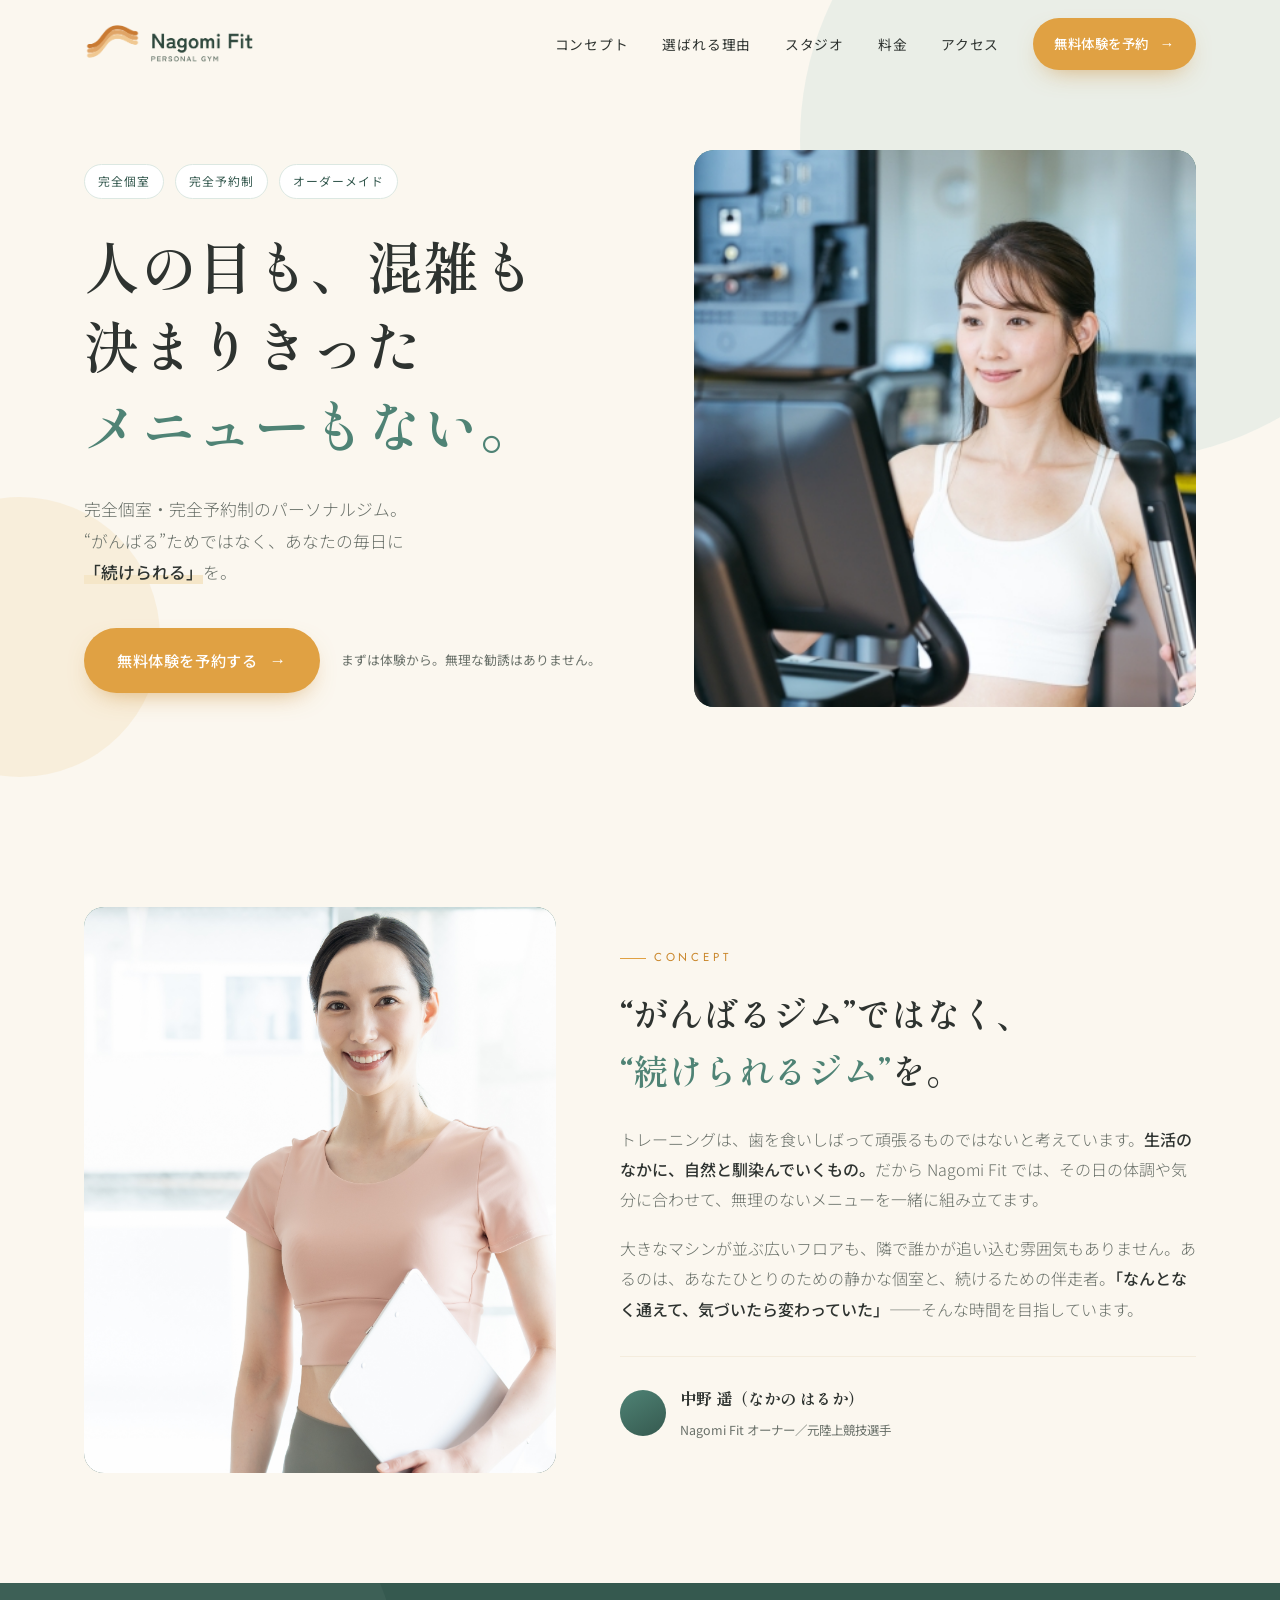
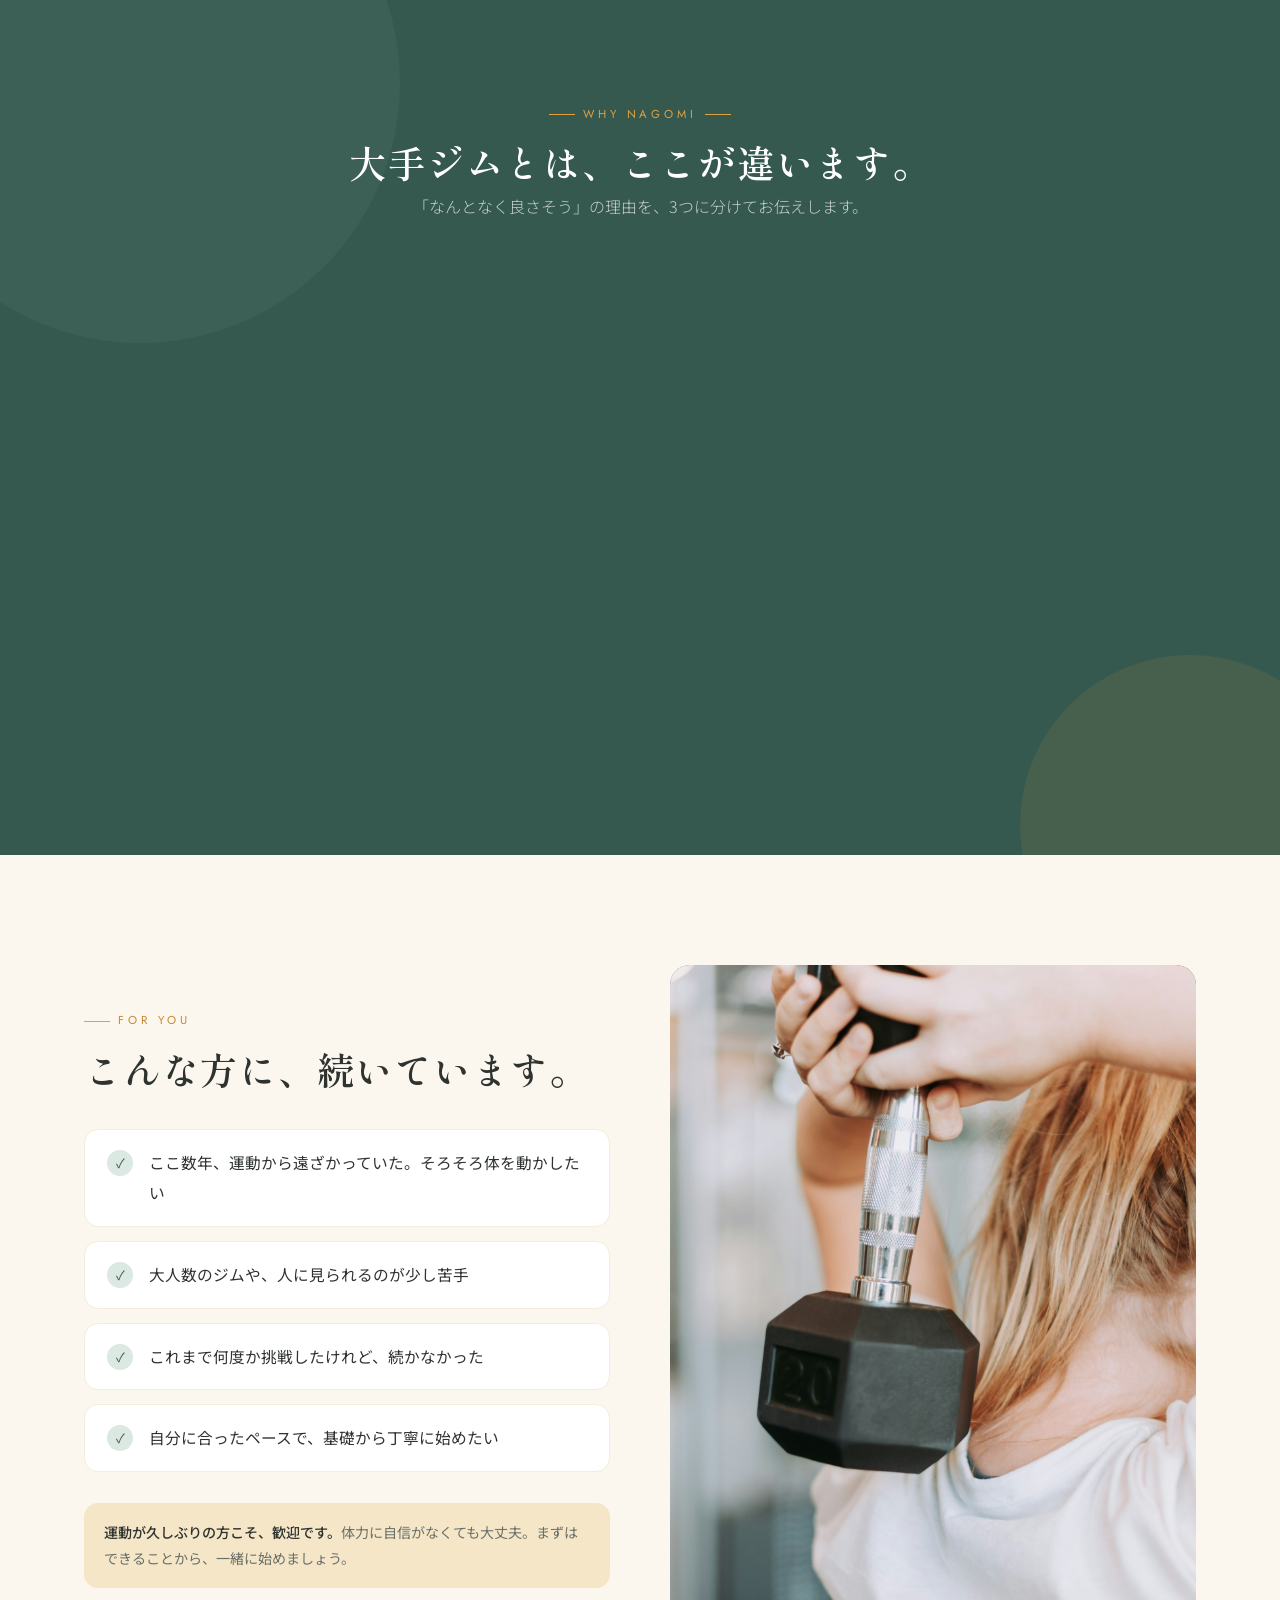
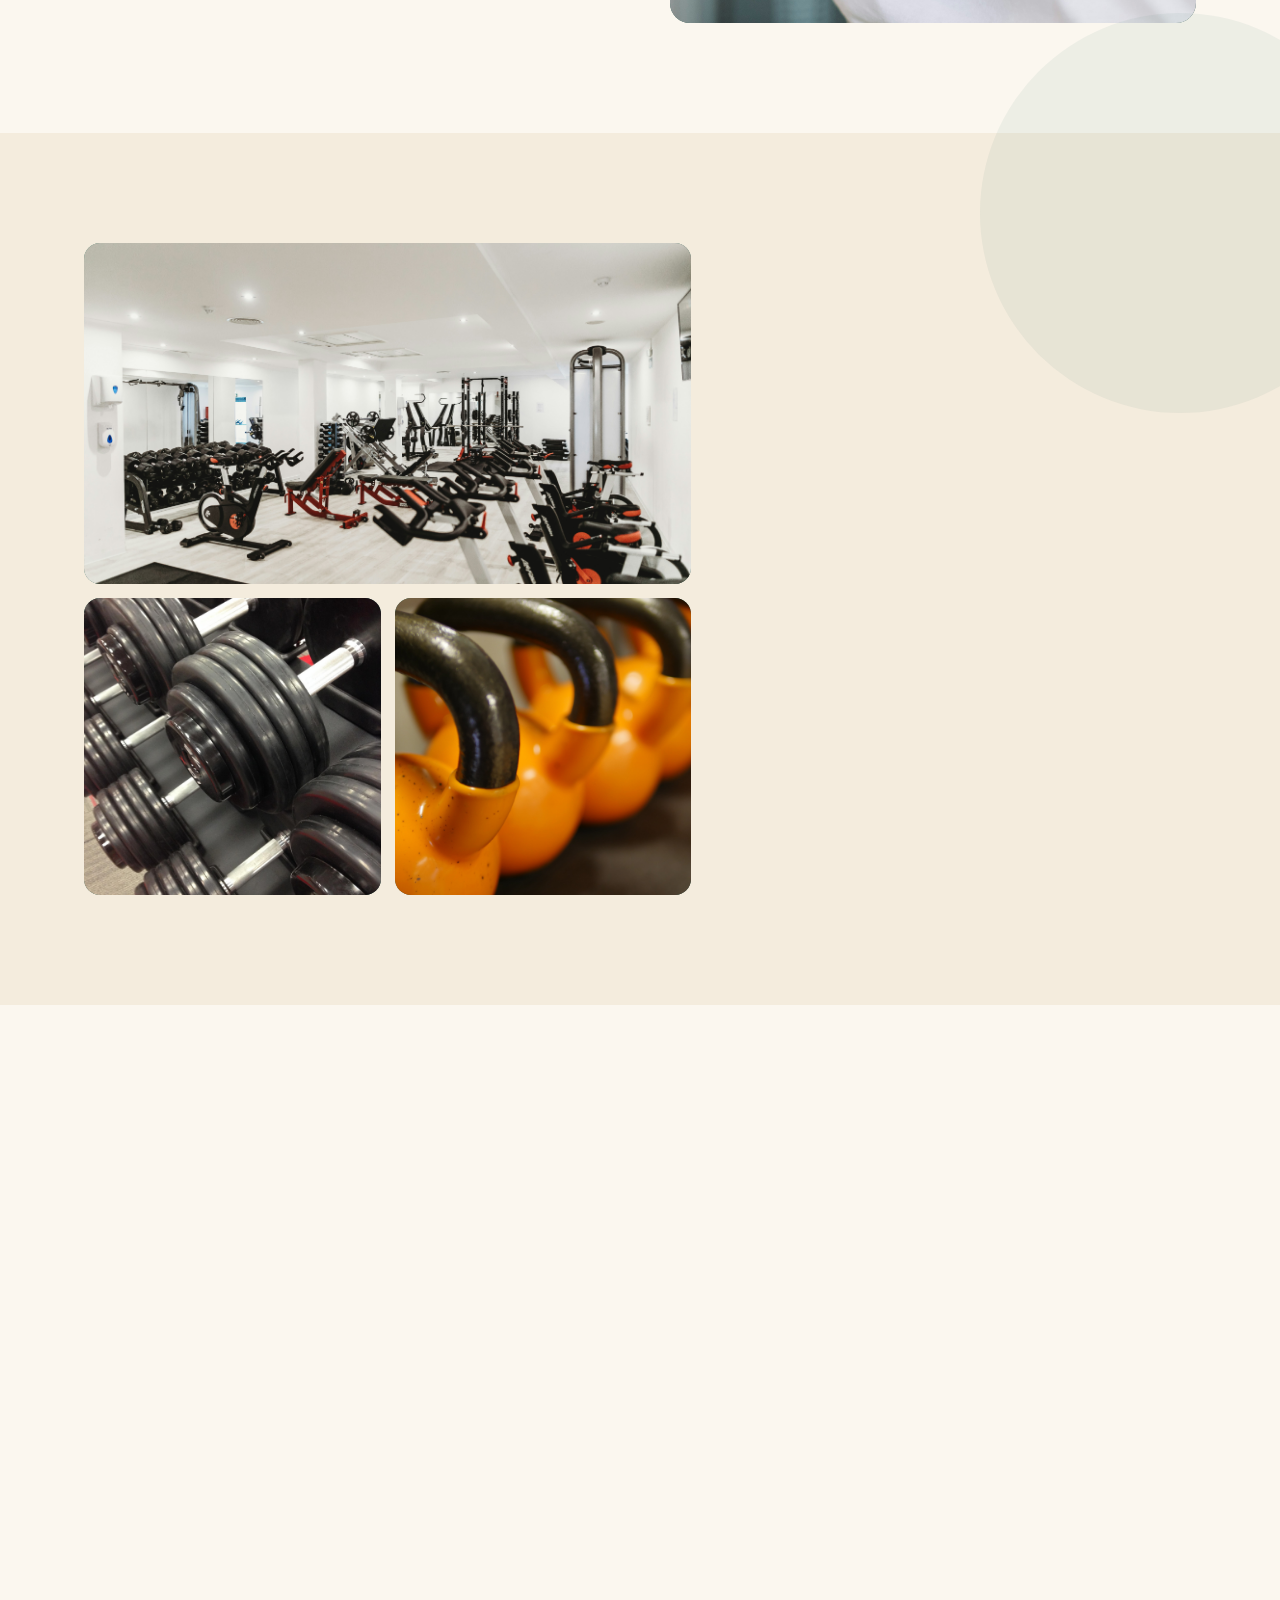
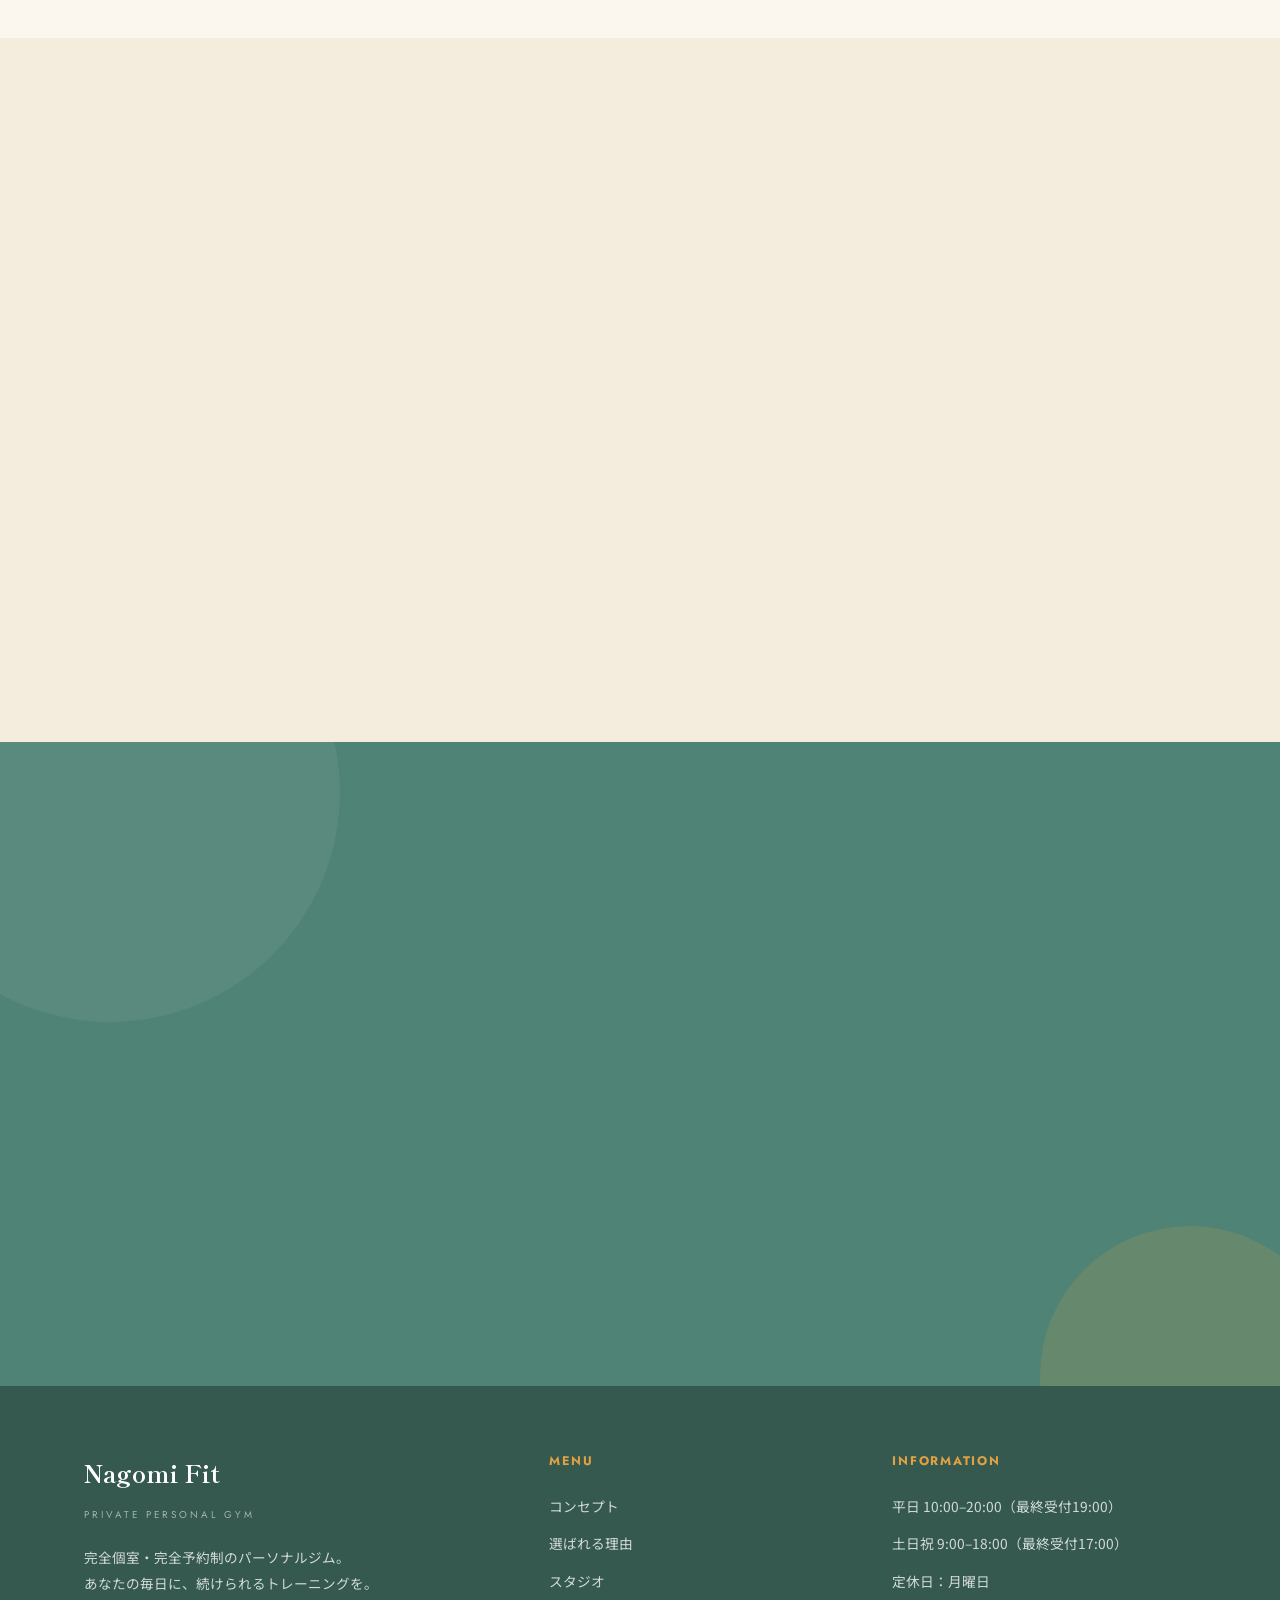
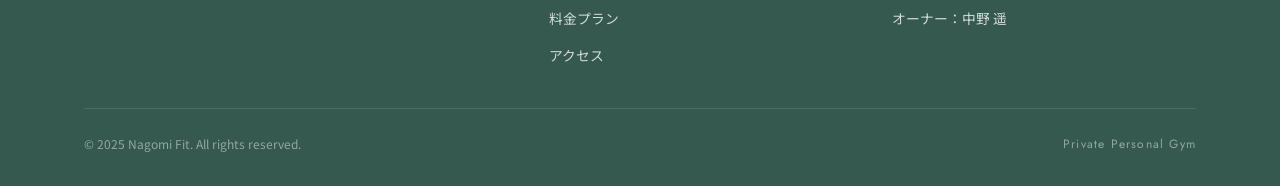
<file: index.html>
<!DOCTYPE html>
<html lang="ja">
<head>
<meta charset="UTF-8">
<meta name="viewport" content="width=device-width, initial-scale=1.0">
<title>Nagomi Fit｜完全個室・完全予約制のパーソナルジム</title>
<!-- ===== Favicon ===== -->
<link rel="icon" type="image/png" sizes="32x32" href="img/favicon2.png">
<link rel="icon" type="image/png" sizes="512x512" href="img/favicon2.png">
<link rel="apple-touch-icon" href="img/apple-touch-icon.png">
<meta name="theme-color" content="#2D473C">

<meta name="description" content="人の目も、混雑も、決まりきったメニューもない。完全個室・完全予約制のパーソナルジム Nagomi Fit。あなたの毎日に“続けられる”を。">
<link rel="preconnect" href="https://fonts.googleapis.com">
<link rel="preconnect" href="https://fonts.gstatic.com" crossorigin>
<link href="https://fonts.googleapis.com/css2?family=Shippori+Mincho:wght@500;600;700&family=Noto+Sans+JP:wght@300;400;500;700&family=Jost:wght@300;400;500&display=swap" rel="stylesheet">
<link rel="stylesheet" href="css/style.css">
</head>
<body>

<!-- ===== HEADER ===== -->
<header id="site-header">
  <div class="wrap nav">
    <a href="#top" class="logo" aria-label="Nagomi Fit ホーム">
  <img src="img/logo-transparent.png" alt="Nagomi Fit｜Private Personal Gym">
    </a>
    <nav class="menu" id="menu">
      <a class="link" href="#concept">コンセプト</a>
      <a class="link" href="#diff">選ばれる理由</a>
      <a class="link" href="#studio">スタジオ</a>
      <a class="link" href="#price">料金</a>
      <a class="link" href="#access">アクセス</a>
      <a class="btn nav-cta" href="trial.html">無料体験を予約<span class="arw">→</span></a>
    </nav>
    <button class="burger" id="burger" aria-label="メニューを開く" aria-expanded="false">
      <span></span><span></span><span></span>
    </button>
  </div>
</header>

<!-- ===== HERO ===== -->
<section class="hero" id="top">
  <div class="arc arc-1"></div>
  <div class="arc arc-2"></div>
  <div class="wrap hero-grid">
    <div class="hero-copy reveal">
      <div class="hero-tag">
        <span>完全個室</span><span>完全予約制</span><span>オーダーメイド</span>
      </div>
      <h1>人の目も、混雑も<br>決まりきった<br><em>メニューもない。</em></h1>
      <p class="sub">完全個室・完全予約制のパーソナルジム。<br>“がんばる”ためではなく、あなたの毎日に<br><strong>「続けられる」</strong>を。</p>
      <div class="hero-actions">

        <a class="btn" href="trial.html">無料体験を予約する<span class="arw">→</span></a>
        <span class="note">まずは体験から。無理な勧誘はありません。</span>
      </div>
    </div>
    <div class="hero-visual reveal">
      <!-- 写真は .ph-main の中に <img> を並べる。自動で交互に切り替わる仕様。 -->
      <div class="ph ph-main">
        <img src="img/1.jpg" alt="完全個室でのトレーニング風景">
        <img src="img/1no2.jpg" alt="トレーニングの様子">
      </div>
    </div>
  </div>
</section>

<!-- ===== CONCEPT ===== -->
<section class="concept" id="concept">
  <div class="wrap concept-grid">
    <div class="ph ph-portrait cap-keep reveal">
      <img src="img/2.jpg" alt="オーナー・トレーナー 中野 遥">
      <div class="cap">OWNER<small>オーナー・トレーナー 中野 遥</small>
      </div>
    </div>
    <div class="concept-body reveal">
      <span class="eyebrow">Concept</span>
      <h2>“がんばるジム”ではなく、<br><span class="mark">“続けられるジム”</span>を。</h2>
      <p>トレーニングは、歯を食いしばって頑張るものではないと考えています。<strong>生活のなかに、自然と馴染んでいくもの。</strong>だから Nagomi Fit では、その日の体調や気分に合わせて、無理のないメニューを一緒に組み立てます。</p>
      <p>大きなマシンが並ぶ広いフロアも、隣で誰かが追い込む雰囲気もありません。あるのは、あなたひとりのための静かな個室と、続けるための伴走者。<strong>「なんとなく通えて、気づいたら変わっていた」</strong>——そんな時間を目指しています。</p>
      <div class="owner">
        <span class="dot"></span>
        <div>
          <b>中野 遥（なかの はるか）</b>
          <span>Nagomi Fit オーナー／元陸上競技選手</span>
        </div>
      </div>
    </div>
  </div>
</section>

<!-- ===== DIFFERENCE ===== -->
<section class="diff" id="diff">
  <div class="arc arc-a"></div>
  <div class="arc arc-b"></div>
  <div class="wrap">
    <div class="head reveal">
      <span class="eyebrow center">Why Nagomi</span>
      <h2 class="sec-title">大手ジムとは、ここが違います。</h2>
      <p class="lead">「なんとなく良さそう」の理由を、3つに分けてお伝えします。</p>
    </div>
    <div class="diff-grid">
      <div class="dcard reveal">
        <span class="no">01</span>
        <svg class="ic" viewBox="0 0 48 48" fill="none" stroke="currentColor" stroke-width="1.6"><rect x="8" y="8" width="32" height="32" rx="4"/><path d="M24 20a4 4 0 100 8 4 4 0 000-8z"/><path d="M16 40c1.5-4 4.5-6 8-6s6.5 2 8 6"/></svg>
        <h3>完全個室</h3>
        <p class="en">Private Room</p>
        <p>トレーニングは1室のみの完全個室。周りの視線も、順番待ちもありません。人目を気にせず、自分のペースだけに集中できます。</p>
      </div>
      <div class="dcard reveal">
        <span class="no">02</span>
        <svg class="ic" viewBox="0 0 48 48" fill="none" stroke="currentColor" stroke-width="1.6"><circle cx="24" cy="24" r="16"/><path d="M24 15v9l6 4"/></svg>
        <h3>完全予約制</h3>
        <p class="en">By Appointment</p>
        <p>予約した時間は、あなただけのもの。混み合うフロアでマシンを待つことも、フラッと入ってきた人に気を遣うこともありません。</p>
      </div>
      <div class="dcard reveal">
        <span class="no">03</span>
        <svg class="ic" viewBox="0 0 48 48" fill="none" stroke="currentColor" stroke-width="1.6"><path d="M10 30c4-2 6-10 8-10s3 6 6 6 4-12 6-12 4 14 6 14"/><path d="M8 38h32"/></svg>
        <h3>オーダーメイド</h3>
        <p class="en">Made For You</p>
        <p>決まったメニュー表はありません。その日のあなたを見て、ゼロから組み立てる完全オーダーメイド。だから無理なく続きます。</p>
      </div>
    </div>
    <p class="versus reveal">大人数・セルフ・画一メニューの大手ジムではなく、<b>ひとりのために、静かに続けられる場所。</b></p>
  </div>
</section>

<!-- ===== FOR YOU ===== -->
<section class="foryou" id="foryou">
  <div class="wrap foryou-grid">
    <div class="foryou-body reveal">
      <div class="head">
        <span class="eyebrow">For You</span>
        <h2 class="sec-title">こんな方に、続いています。</h2>
      </div>
      <ul class="check-list">
        <li><span class="chk">✓</span><span>ここ数年、運動から遠ざかっていた。そろそろ体を動かしたい</span></li>
        <li><span class="chk">✓</span><span>大人数のジムや、人に見られるのが少し苦手</span></li>
        <li><span class="chk">✓</span><span>これまで何度か挑戦したけれど、続かなかった</span></li>
        <li><span class="chk">✓</span><span>自分に合ったペースで、基礎から丁寧に始めたい</span></li>
      </ul>
      <p class="foryou-note"><b>運動が久しぶりの方こそ、歓迎です。</b>体力に自信がなくても大丈夫。まずはできることから、一緒に始めましょう。</p>
    </div>
    <div class="ph ph-tall reveal">
      <img src="img/3.jpg" alt="マンツーマンでの丁寧な指導">
      <div class="cap">SESSION<small>マンツーマンでの丁寧な指導</small></div>
    </div>
  </div>
</section>

<!-- ===== STUDIO ===== -->
<section class="studio" id="studio">
  <div class="arc arc-s"></div>
  <div class="wrap studio-grid">
    <div class="studio-photos reveal">
      <div class="ph big">
        <img src="img/4.jpg" alt="完全個室スタジオ全体">
        <div class="cap">STUDIO<small>完全個室スタジオ全体</small></div>
      </div>
      <div class="ph sm">
        <img src="img/5.jpg" alt="フリーウェイト">
        <div class="cap" style="font-size:.62rem">FREE WEIGHTS</div>
      </div>
      <div class="ph sm">
        <img src="img/6.jpg" alt="スタジオのディテール">
        <div class="cap" style="font-size:.62rem">DETAIL</div>
      </div>
    </div>
    <div class="studio-body reveal">
      <span class="eyebrow">Studio</span>
      <h2>あなただけの、<br>完全個室スタジオ。</h2>
      <p>大型マシンは置かず、体の使い方が身につくフリーウェイトを中心に。小さくても、必要なものだけが整った静かな空間です。</p>
      <ul class="spec">
        <li><b>完全個室 1室</b>／落ち着いてトレーニングに集中できる広さ</li>
        <li><b>フリーウェイト中心</b>／ダンベル・バーベル・ベンチなどを完備</li>
        <li><b>防音・耐荷重補強の床</b>／音や振動を気にせず動けます</li>
        <li><b>完全予約制</b>／滞在中、この空間はあなただけのもの</li>
      </ul>
    </div>
  </div>
</section>

<!-- ===== PRICE ===== -->
<section class="price" id="price">
  <div class="wrap">
    <div class="head reveal">
      <span class="eyebrow center">Price</span>
      <h2 class="sec-title">料金プラン</h2>
      <p class="lead">通い方に合わせて、3つのプランからお選びいただけます。</p>
    </div>
    <div class="join-fee reveal">
      入会金 <b>15,000円</b>
      <span class="camp">体験当日のご入会で半額（7,500円）</span>
    </div>
    <div class="plans">
      <div class="plan reveal">
        <div class="pname">都度払い</div>
        <div class="pen">Drop-in</div>
        <div class="amt">7,000<small>円 / 回</small></div>
        <div class="per">1回60分・1回あたり 7,000円</div>
        <hr>
        <ul>
          <li>自分のペースで通いたい方に</li>
          <li>予約時にその都度お支払い</li>
          <li>まずは気軽に始めたい方向け</li>
        </ul>
        <a class="btn" href="trial.html?plan=都度払い">このプランで相談</a>
      </div>
      <div class="plan feat reveal">
        <div class="tag">いちばん続けやすい</div>
        <div class="pname">月額制</div>
        <div class="pen">Monthly</div>
        <div class="amt">26,000<small>円 / 月</small></div>
        <div class="per">月4回・週1ペース／1回あたり 6,500円</div>
        <hr>
        <ul>
          <li>習慣として無理なく続けたい方に</li>
          <li>週1ペースで生活に馴染ませる</li>
          <li>都度払いより1回あたりお得</li>
        </ul>
        <a class="btn" href="trial.html?plan=月額制">このプランで相談<span class="arw">→</span></a>
      </div>
      <div class="plan reveal">
        <div class="pname">短期集中コース</div>
        <div class="pen">Intensive</div>
        <div class="amt">98,000<small>円</small></div>
        <div class="per">2ヶ月・全16回／1回あたり 6,125円</div>
        <hr>
        <ul>
          <li>期限を決めて変化を出したい方に</li>
          <li>2ヶ月で集中的にサポート</li>
          <li>1回あたりの単価が最もお得</li>
        </ul>
        <a class="btn" href="trial.html?plan=短期集中コース">このプランで相談</a>
      </div>
    </div>
  </div>
</section>

<!-- ===== VOICE ===== -->
<section class="voice" id="voice">
  <div class="wrap">
    <div class="head reveal">
      <span class="eyebrow center">Voice</span>
      <h2 class="sec-title">お客様の声</h2>
    </div>
    <div class="v-grid">
      <div class="vcard reveal">
        <div class="q">“</div>
        <p>大きなジムだと気後れしてしまう私でも、個室なので気楽に通えています。その日の体調を見てメニューを組んでくれるので、しんどくて続かないということがありません。</p>
        <div class="who"><span class="av"></span><div><b>40代・女性</b><span>月額制で通って半年</span></div></div>
      </div>
      <div class="vcard reveal">
        <div class="q">“</div>
        <p>運動は学生以来。正直続くか不安でしたが、「今日はここまで」と無理させない距離感がちょうどよくて、生活の一部になってきました。おかげさまで体脂肪率も減りました。</p>
        <div class="who"><span class="av"></span><div><b>50代・男性</b><span>短期集中コースから継続中</span></div></div>
      </div>
      <div class="vcard reveal">
        <div class="q">“</div>
        <p>完全予約制で待ち時間ゼロ、貸し切りみたいな時間が贅沢で気に入っています。人目を気にせずフォームに集中できるのが、私には合っていました。</p>
        <div class="who"><span class="av"></span><div><b>30代・女性</b><span>都度払いで利用</span></div></div>
      </div>
    </div>
  </div>
</section>

<!-- ===== FAQ ===== -->
<section class="faq" id="faq">
  <div class="wrap faq-grid">
    <div class="reveal">
      <span class="eyebrow">FAQ</span>
      <h2 class="sec-title">よくある質問</h2>
      <p class="lead" style="margin-top:.8rem">その他のご質問も、お気軽にお問い合わせください。</p>
    </div>
    <div class="faq-list reveal">
      <div class="faq-item">
        <button class="faq-q">運動はまったくの初心者ですが大丈夫ですか？</button>
        <div class="faq-a"><p>もちろんです。むしろ運動から離れていた方こそ歓迎しています。体力や経験に合わせて基礎から丁寧に組み立てますので、ご安心ください。</p></div>
      </div>
      <div class="faq-item">
        <button class="faq-q">男性でも通えますか？</button>
        <div class="faq-a"><p>はい、男性の方もご利用いただけます。完全個室・完全予約制なので、性別や年齢を問わず、周りを気にせず取り組んでいただけます。</p></div>
      </div>
      <div class="faq-item">
        <button class="faq-q">手ぶらで行っても大丈夫ですか？</button>
        <div class="faq-a"><p>動きやすい服装・シューズ・お飲み物のご用意をおすすめしています。持ち物の詳細は、ご予約後にご案内いたします。</p></div>
      </div>
      <div class="faq-item">
        <button class="faq-q">平日の昼間は空いていますか？</button>
        <div class="faq-a"><p>平日の日中は比較的ご予約が取りやすい時間帯です。ゆったり通いたい方には、平日昼のご利用もおすすめしています。</p></div>
      </div>
      <div class="faq-item">
        <button class="faq-q">予約の変更・キャンセルはできますか？</button>
        <div class="faq-a"><p>可能です。完全予約制のため、変更・キャンセルの期限を設けています。詳細はご入会時にご説明いたします。</p></div>
      </div>
    </div>
  </div>
</section>

<!-- ===== ACCESS ===== -->
<section class="access" id="access">
  <div class="wrap">
    <div class="access-grid">
      <div class="access-info reveal">
        <span class="eyebrow">Access</span>
        <h2 class="sec-title">営業時間・アクセス</h2>
        <table class="hours-table">
          <tr><th>平日</th><td>10:00 – 20:00<br><small>最終受付 19:00</small></td></tr>
          <tr><th>土日祝</th><td>9:00 – 18:00<br><small>最終受付 17:00</small></td></tr>
          <tr class="off"><th>定休日</th><td>月曜日</td></tr>
        </table>
        <div class="access-meta">
          <span><b>Nagomi Fit</b>（ナゴミフィット）</span>
          <span>最寄駅より徒歩12分／閑静な住宅街</span>
          <span>※詳しい所在地は、ご予約確定後にご案内いたします</span>
        </div>
      </div>
      <div class="map-ph reveal">
        <div class="map-pin">
          <div class="pin"></div>
          <small>閑静な住宅街・駅徒歩12分</small>
        </div>
      </div>
    </div>
  </div>
</section>

<!-- ===== CTA ===== -->
<section class="cta" id="cta">
  <div class="arc arc-c1"></div>
  <div class="arc arc-c2"></div>
  <div class="wrap cta-inner reveal">
    <span class="eyebrow center">Trial</span>
    <h2>まずは、静かな個室を<br>体験してみませんか。</h2>
    <p>「続けられそう」かどうかは、実際に通ってみるのがいちばん。<br>無理な勧誘はいたしません。お気軽にお申し込みください。</p>
    <a class="btn" href="trial.html">予約・お問い合わせはこちら<span class="arw">→</span></a>
    <div class="tel">
      <b>000-0000-0000</b>
      <span>受付 平日 10:00–19:00／土日祝 9:00–17:00（月曜定休）</span>
    </div>
  </div>
</section>

<!-- ===== FOOTER ===== -->
<footer>
  <div class="wrap">
    <div class="foot-grid">
      <div class="foot-logo">
        <b>Nagomi Fit</b><span>Private Personal Gym</span>
        <p>完全個室・完全予約制のパーソナルジム。<br>あなたの毎日に、続けられるトレーニングを。</p>
      </div>
      <div class="foot-col">
        <h4>Menu</h4>
        <ul>
          <li><a href="#concept">コンセプト</a></li>
          <li><a href="#diff">選ばれる理由</a></li>
          <li><a href="#studio">スタジオ</a></li>
          <li><a href="#price">料金プラン</a></li>
          <li><a href="#access">アクセス</a></li>
        </ul>
      </div>
      <div class="foot-col">
        <h4>Information</h4>
        <ul>
          <li>平日 10:00–20:00（最終受付19:00）</li>
          <li>土日祝 9:00–18:00（最終受付17:00）</li>
          <li>定休日：月曜日</li>
          <li>オーナー：中野 遥</li>
        </ul>
      </div>
    </div>
    <div class="foot-bottom">
      <span>© 2025 Nagomi Fit. All rights reserved.</span>
      <span class="latin">Private Personal Gym</span>
    </div>
  </div>
</footer>

<script src="js/script.js"></script>
</body>
</html>
</file>
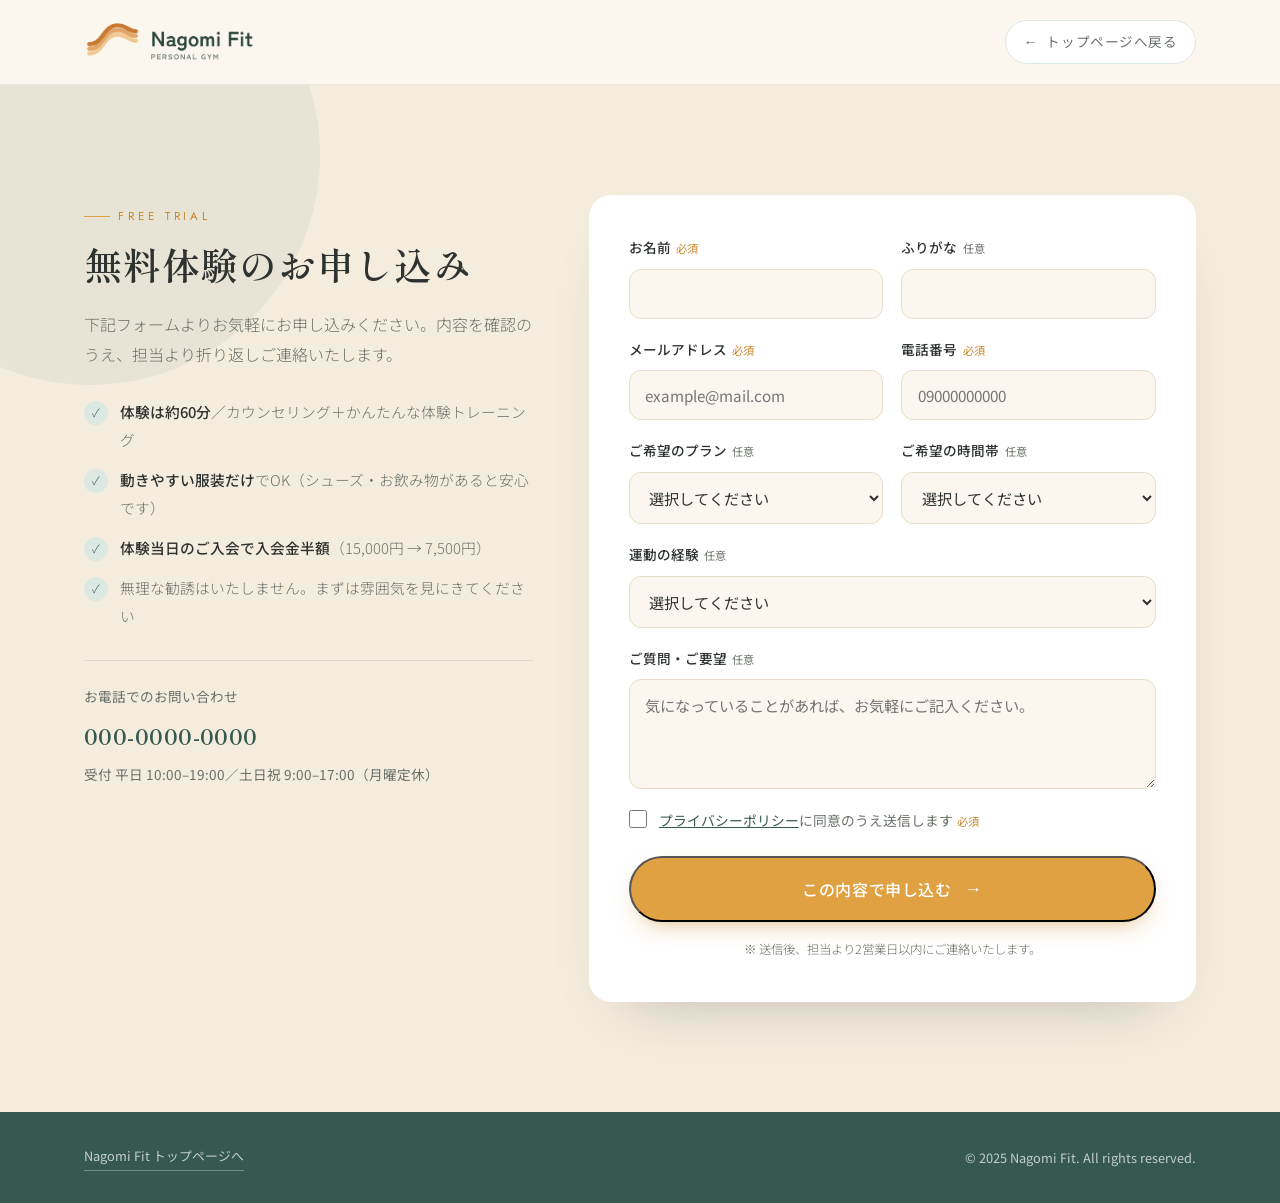
<file: trial.html>
<!DOCTYPE html>
<html lang="ja">
<head>
<meta charset="UTF-8">
<meta name="viewport" content="width=device-width, initial-scale=1.0">
<title>無料体験のお申し込み｜Nagomi Fit</title>
<!-- ===== Favicon ===== -->
<link rel="icon" type="image/png" sizes="32x32" href="img/favicon2.png">
<link rel="icon" type="image/png" sizes="512x512" href="img/favicon2.png">
<link rel="apple-touch-icon" href="img/apple-touch-icon.png">
<meta name="theme-color" content="#2D473C">

<meta name="description" content="完全個室・完全予約制のパーソナルジム Nagomi Fit の無料体験お申し込みフォーム。体験は約60分、無理な勧誘はいたしません。">
<link rel="preconnect" href="https://fonts.googleapis.com">
<link rel="preconnect" href="https://fonts.gstatic.com" crossorigin>
<link href="https://fonts.googleapis.com/css2?family=Shippori+Mincho:wght@500;600;700&family=Noto+Sans+JP:wght@300;400;500;700&family=Jost:wght@300;400;500&display=swap" rel="stylesheet">
<link rel="stylesheet" href="css2/style.css">

<!-- ===== JavaScript（外部ファイル・defer でDOM構築後に実行） ===== -->
<script src="js/trial.js" defer></script>
</head>
<body>

<!-- ===== HEADER（ロゴをクリックでLPへ戻る） ===== -->
<header class="page-header">
  <div class="wrap nav">
    <a href="index.html" class="logo" aria-label="Nagomi Fit トップページへ">
  <img src="img/logo-transparent.png" alt="Nagomi Fit｜Private Personal Gym">
    </a>
    <a class="back-link" href="index.html">
      <span class="arw">←</span>トップページへ戻る
    </a>
  </div>
</header>

<!-- ===== CONTACT / TRIAL FORM ===== -->
<section class="contact" id="contact">
  <div class="arc arc-f"></div>
  <div class="wrap contact-grid">
    <div class="contact-intro reveal">
      <span class="eyebrow">Free Trial</span>
      <h2 class="sec-title">無料体験のお申し込み</h2>
      <p class="lead">下記フォームよりお気軽にお申し込みください。内容を確認のうえ、担当より折り返しご連絡いたします。</p>
      <ul class="trial-points">
        <li><span class="chk">✓</span><span><b>体験は約60分</b>／カウンセリング＋かんたんな体験トレーニング</span></li>
        <li><span class="chk">✓</span><span><b>動きやすい服装だけ</b>でOK（シューズ・お飲み物があると安心です）</span></li>
        <li><span class="chk">✓</span><span><b>体験当日のご入会で入会金半額</b>（15,000円 → 7,500円）</span></li>
        <li><span class="chk">✓</span><span>無理な勧誘はいたしません。まずは雰囲気を見にきてください</span></li>
      </ul>
      <div class="contact-alt">
        お電話でのお問い合わせ
        <b>000-0000-0000</b>
        受付 平日 10:00–19:00／土日祝 9:00–17:00（月曜定休）
      </div>
    </div>

    <form class="contact-form reveal" id="trialForm" novalidate>
      <div id="formFields">
        <div class="field-row">
          <div class="field">
            <label for="f-name">お名前<span class="req">必須</span></label>
            <input type="text" id="f-name" name="name" autocomplete="name" required>
          </div>
          <div class="field">
            <label for="f-kana">ふりがな<span class="opt">任意</span></label>
            <input type="text" id="f-kana" name="kana">
          </div>
        </div>
        <div class="field-row">
          <div class="field">
            <label for="f-email">メールアドレス<span class="req">必須</span></label>
            <input type="email" id="f-email" name="email" autocomplete="email" required placeholder="example@mail.com">
          </div>
          <div class="field">
            <label for="f-tel">電話番号<span class="req">必須</span></label>
            <input type="tel" id="f-tel" name="tel" autocomplete="tel" required placeholder="09000000000">
          </div>
        </div>
        <div class="field-row">
          <div class="field">
            <label for="f-plan">ご希望のプラン<span class="opt">任意</span></label>
            <select id="f-plan" name="plan">
              <option value="">選択してください</option>
              <option value="都度払い">都度払い（1回 7,000円）</option>
              <option value="月額制">月額制（月4回 26,000円）</option>
              <option value="短期集中コース">短期集中コース（2ヶ月 98,000円）</option>
              <option value="まだ決めていない">まだ決めていない・相談したい</option>
            </select>
          </div>
          <div class="field">
            <label for="f-time">ご希望の時間帯<span class="opt">任意</span></label>
            <select id="f-time" name="time">
              <option value="">選択してください</option>
              <option value="平日午前">平日 午前（比較的空いています）</option>
              <option value="平日午後">平日 午後（比較的空いています）</option>
              <option value="平日夜">平日 夜</option>
              <option value="土日祝">土日祝</option>
              <option value="相談したい">相談して決めたい</option>
            </select>
          </div>
        </div>
        <div class="field">
          <label for="f-exp">運動の経験<span class="opt">任意</span></label>
          <select id="f-exp" name="experience">
            <option value="">選択してください</option>
            <option value="ほぼ初めて">運動はほぼ初めて／久しぶり</option>
            <option value="少しある">少し経験がある</option>
            <option value="経験者">運動・トレーニング経験者</option>
          </select>
        </div>
        <div class="field full">
          <label for="f-msg">ご質問・ご要望<span class="opt">任意</span></label>
          <textarea id="f-msg" name="message" placeholder="気になっていることがあれば、お気軽にご記入ください。"></textarea>
        </div>
        <label class="consent">
          <input type="checkbox" id="f-consent" name="consent" required>
          <span><a href="#" class="js-dummy-link">プライバシーポリシー</a>に同意のうえ送信します<span class="req">必須</span></span>
        </label>
        <button type="submit" class="btn">この内容で申し込む<span class="arw">→</span></button>
        <p class="form-note">※ 送信後、担当より2営業日以内にご連絡いたします。</p>
      </div>

      <div class="form-success" id="formSuccess" hidden>
        <div class="ic">✓</div>
        <h3>お申し込みありがとうございます</h3>
        <p>担当より折り返しご連絡いたします。<br>今しばらくお待ちくださいませ。</p>
      </div>
    </form>
  </div>
</section>

<!-- ===== FOOTER（簡易版） ===== -->
<footer class="page-footer">
  <div class="wrap foot-inner">
    <a href="index.html" class="foot-home">Nagomi Fit トップページへ</a>
    <span>© 2025 Nagomi Fit. All rights reserved.</span>
  </div>
</footer>

</body>
</html>
</file>
<file: css/style.css>
/* ==========================================================
   Nagomi Fit  |  Private Personal Gym  —  stylesheet
   Palette: sage green (#4f8375) / honey amber (#e0a143) / cream (#fbf7ef)
   Type: Shippori Mincho (見出し) / Noto Sans JP (本文) / Jost (欧文)
   ========================================================== */

  :root{
    --green:#4f8375;
    --green-deep:#35594f;
    --green-soft:#dce8e2;
    --amber:#e0a143;
    --amber-deep:#c9862a;
    --amber-soft:#f5e6c8;
    --cream:#fbf7ef;
    --cream-2:#f4ecdd;
    --ink:#2e3330;
    --ink-soft:#697069;
    --white:#ffffff;
    --serif:"Shippori Mincho",serif;
    --sans:"Noto Sans JP",sans-serif;
    --latin:"Jost",sans-serif;
    --maxw:1160px;
  }
  *{margin:0;padding:0;box-sizing:border-box}
  html{scroll-behavior:smooth}
  body{
    font-family:var(--sans);
    color:var(--ink);
    background:var(--cream);
    line-height:1.9;
    font-weight:400;
    -webkit-font-smoothing:antialiased;
    overflow-x:hidden;
  }
  img{max-width:100%;display:block}
  a{color:inherit;text-decoration:none}
  ::selection{background:var(--amber-soft)}

  /* ---------- shared ---------- */
  .wrap{max-width:var(--maxw);margin:0 auto;padding:0 24px}
  .eyebrow{
    font-family:var(--latin);
    font-weight:400;
    letter-spacing:.34em;
    font-size:.72rem;
    color:var(--amber-deep);
    text-transform:uppercase;
    display:inline-flex;align-items:center;gap:.7em;
  }
  .eyebrow::before{content:"";width:26px;height:1px;background:var(--amber)}
  .eyebrow.center{justify-content:center}
  .eyebrow.center::after{content:"";width:26px;height:1px;background:var(--amber)}
  .sec-title{
    font-family:var(--serif);
    font-weight:600;
    line-height:1.5;
    letter-spacing:.02em;
    font-size:clamp(1.55rem,3.6vw,2.35rem);
    margin:.55rem 0 0;
  }
  .lead{color:var(--ink-soft);font-weight:300;font-size:1rem}
  section{position:relative}

  .btn{
    display:inline-flex;align-items:center;gap:.8em;
    font-family:var(--sans);font-weight:500;font-size:.95rem;
    letter-spacing:.04em;
    padding:1.05em 2.1em;
    border-radius:999px;
    background:var(--amber);
    color:#fff;
    transition:transform .3s ease,box-shadow .3s ease,background .3s ease;
    box-shadow:0 10px 26px -12px rgba(201,134,42,.7);
  }
  .btn:hover{background:var(--amber-deep);transform:translateY(-2px);box-shadow:0 16px 30px -12px rgba(201,134,42,.75)}
  .btn .arw{font-family:var(--latin);font-size:1.1em}
  .btn.ghost{
    background:transparent;color:var(--green-deep);
    border:1px solid var(--green);box-shadow:none;
  }
  .btn.ghost:hover{background:var(--green);color:#fff}

  /* soft arc / circle signature motif */
  .arc{position:absolute;border-radius:50%;pointer-events:none;z-index:0}

  /* ---------- header ---------- */
  .logo{ display:block; line-height:0; }
  .logo img{
    height: 48px;/* スクロール時に縮めるなら .scrolled .logo img で調整すること */
    width: auto;
    display: block;
    transition:height .4s ease;
}
@media (max-width: 640px){
  .logo img{ height: 40px; }
  header.scrolled .logo img{ height:28px; }
}

  header{
    position:fixed;top:0;left:0;width:100%;z-index:100;
    transition:background .4s ease,box-shadow .4s ease,padding .4s ease;
    padding:18px 0;
  }
  header.scrolled{background:rgba(251,247,239,.96);box-shadow:0 1px 0 rgba(46,51,48,.06);padding:12px 0}
  
  .nav{display:flex;align-items:center;justify-content:space-between}
  .menu{display:flex;align-items:center;gap:2.1rem}
  .menu a.link{font-size:.86rem;letter-spacing:.06em;color:var(--ink);position:relative;padding:.2em 0}
  .menu a.link::after{content:"";position:absolute;left:0;bottom:-2px;width:0;height:1px;background:var(--green);transition:width .3s ease}
  .menu a.link:hover::after{width:100%}
  .nav-cta{padding:.8em 1.5em;font-size:.84rem}
  .burger{display:none;flex-direction:column;gap:5px;background:none;border:0;cursor:pointer;padding:6px;z-index:110}
  .burger span{width:26px;height:2px;background:var(--green-deep);transition:.3s}

  /* ---------- hero ---------- */
  .hero{padding:150px 0 90px;position:relative;overflow:hidden}
  .hero .arc-1{width:640px;height:640px;background:var(--green-soft);top:-180px;right:-160px;opacity:.55}
  .hero .arc-2{width:280px;height:280px;background:var(--amber-soft);bottom:20px;left:-120px;opacity:.5}
  .hero-grid{display:grid;grid-template-columns:1.05fr .95fr;gap:56px;align-items:center;position:relative;z-index:2}
  .hero-tag{display:inline-flex;gap:.7em;flex-wrap:wrap;margin-bottom:1.6rem}
  .hero-tag span{
    font-size:.74rem;letter-spacing:.08em;color:var(--green-deep);
    background:#fff;border:1px solid var(--green-soft);
    padding:.45em 1.1em;border-radius:999px;
  }
  .hero h1{
    font-family:var(--serif);font-weight:600;
    font-size:clamp(2.05rem,5.4vw,3.5rem);
    line-height:1.42;letter-spacing:.01em;color:var(--ink);
  }
  .hero h1 em{font-style:normal;color:var(--green);position:relative;white-space:nowrap}
  .hero h1 .u{
    background:linear-gradient(transparent 62%,var(--amber-soft) 62%);
  }
  .hero p.sub{margin:1.9rem 0 2.4rem;font-size:1.05rem;color:var(--ink-soft);font-weight:300;max-width:26em}
  .hero-actions{display:flex;align-items:center;gap:1.3rem;flex-wrap:wrap}
  .hero-actions .note{font-size:.8rem;color:var(--ink-soft)}

  /* hero visual */

/* ---------- 写真枠の土台（全セクション共通） ---------- */
  .ph{
    position:relative;border-radius:20px;overflow:hidden;
    background:linear-gradient(150deg,var(--green) 0%,var(--green-deep) 100%);
    display:flex;align-items:flex-end;
    isolation:isolate;
  }
  .ph::after{content:"";position:absolute;inset:0;background:
     radial-gradient(120% 90% at 80% 10%,rgba(255,255,255,.14),transparent 55%),
     repeating-linear-gradient(135deg,rgba(255,255,255,.05) 0 2px,transparent 2px 22px);
     z-index:1}
  .ph .cap{position:relative;z-index:2;color:rgba(255,255,255,.9);padding:18px 20px;font-size:.72rem;letter-spacing:.14em;font-family:var(--latin);text-transform:uppercase}
  .ph .cap small{display:block;font-family:var(--sans);letter-spacing:.02em;font-size:.72rem;opacity:.75;text-transform:none;margin-top:2px}

  /* ---------- hero visual ---------- */
  .hero-visual{position:relative;}
  .hero-visual .ph-main{aspect-ratio:4.5/5}

  /* 2枚をクロスフェード：1枚目を土台に、2枚目が重なって出入りする */
  .ph-main img:nth-of-type(1){opacity:1}
  .ph-main img:nth-of-type(2){opacity:0;animation:heroCross 12s infinite}

  @keyframes heroCross{
    0%,  42% {opacity:0}
    50%, 92% {opacity:1}
    100%     {opacity:0}
  }

  @media (prefers-reduced-motion:reduce){
    .ph-main img:nth-of-type(2){animation:none}
  }


  /* ---------- concept ---------- */
  .concept{padding:110px 0}
  .concept-grid{display:grid;grid-template-columns:.9fr 1.1fr;gap:64px;align-items:center}
  .concept .ph-portrait{aspect-ratio:5/6;border-radius:20px}
  .concept-body h2{
    font-family:var(--serif);font-weight:600;line-height:1.6;
    font-size:clamp(1.5rem,3.4vw,2.2rem);margin:1rem 0 1.6rem;
  }
  .concept-body h2 .mark{color:var(--green)}
  .concept-body p{color:var(--ink-soft);margin-bottom:1.15rem;font-weight:300}
  .concept-body p strong{color:var(--ink);font-weight:500}
  .owner{display:flex;align-items:center;gap:14px;margin-top:2rem;padding-top:1.6rem;border-top:1px solid var(--cream-2)}
  .owner .dot{width:46px;height:46px;border-radius:50%;background:linear-gradient(150deg,var(--green),var(--green-deep));flex:none}
  .owner b{font-family:var(--serif);font-size:1rem;display:block}
  .owner span{font-size:.78rem;color:var(--ink-soft)}

  /* ---------- difference ---------- */
  .diff{padding:110px 0;background:var(--green-deep);color:#fff;overflow:hidden}
  .diff .arc-a{width:520px;height:520px;background:rgba(255,255,255,.04);top:-160px;left:-120px}
  .diff .arc-b{width:340px;height:340px;background:rgba(224,161,67,.1);bottom:-140px;right:-80px}
  .diff .head{text-align:center;max-width:40em;margin:0 auto 4rem;position:relative;z-index:2}
  .diff .eyebrow{color:var(--amber)}
  .diff .eyebrow::before,.diff .eyebrow::after{background:var(--amber)}
  .diff .sec-title{color:#fff}
  .diff .head .lead{color:rgba(255,255,255,.72)}
  .diff-grid{display:grid;grid-template-columns:repeat(3,1fr);gap:26px;position:relative;z-index:2}
  .dcard{
    background:rgba(255,255,255,.05);
    border:1px solid rgba(255,255,255,.1);
    border-radius:18px;padding:38px 30px;
    transition:transform .35s ease,background .35s ease;
  }
  .dcard:hover{transform:translateY(-6px);background:rgba(255,255,255,.09)}
  .dcard .no{font-family:var(--latin);font-weight:300;font-size:.9rem;letter-spacing:.2em;color:var(--amber)}
  .dcard .ic{width:52px;height:52px;margin:22px 0 20px;color:var(--amber)}
  .dcard h3{font-family:var(--serif);font-weight:600;font-size:1.32rem;margin-bottom:.4rem}
  .dcard .en{font-family:var(--latin);font-size:.72rem;letter-spacing:.18em;color:rgba(255,255,255,.5);text-transform:uppercase;margin-bottom:1rem}
  .dcard p{color:rgba(255,255,255,.75);font-size:.92rem;font-weight:300}
  .versus{
    text-align:center;margin-top:3.4rem;position:relative;z-index:2;
    font-size:.92rem;color:rgba(255,255,255,.72);font-weight:300;
  }
  .versus b{color:#fff;font-weight:500;border-bottom:1px solid var(--amber);padding-bottom:1px}

  /* ---------- for you ---------- */
  .foryou{padding:110px 0}
  .foryou-grid{display:grid;grid-template-columns:1fr 1fr;gap:60px;align-items:center}
  .foryou .head{margin-bottom:2rem}
  .check-list{list-style:none;display:grid;gap:14px}
  .check-list li{
    display:flex;gap:16px;align-items:flex-start;
    background:#fff;border:1px solid var(--cream-2);border-radius:14px;
    padding:18px 22px;font-size:.98rem;
    transition:transform .3s ease,border-color .3s ease;
  }
  .check-list li:hover{transform:translateX(4px);border-color:var(--green-soft)}
  .check-list .chk{
    width:26px;height:26px;border-radius:50%;flex:none;
    background:var(--green-soft);color:var(--green-deep);
    display:grid;place-items:center;font-size:.8rem;margin-top:2px;
  }
  .foryou-note{
    margin-top:1.9rem;font-size:.88rem;color:var(--ink-soft);
    background:var(--amber-soft);border-radius:14px;padding:16px 20px;font-weight:300;
  }
  .foryou-note b{color:var(--ink);font-weight:500}
  .foryou .ph-tall{aspect-ratio:4/5;border-radius:20px}

  /* ---------- studio ---------- */
  .studio{padding:110px 0;background:var(--cream-2)}
  .studio .arc-s{width:400px;height:400px;background:rgba(79,131,117,.08);top:-120px;right:-100px}
  .studio-grid{display:grid;grid-template-columns:1.15fr .85fr;gap:56px;align-items:center;position:relative;z-index:2}
  .studio-photos{display:grid;grid-template-columns:1fr 1fr;grid-template-rows:auto auto;gap:14px}
  .studio-photos .ph{border-radius:16px}
  .studio-photos .big{grid-column:1/3;aspect-ratio:16/9}
  .studio-photos .sm{aspect-ratio:1/1}
  .studio-body h2{font-family:var(--serif);font-weight:600;font-size:clamp(1.5rem,3.4vw,2.1rem);line-height:1.55;margin:1rem 0 1.4rem}
  .studio-body p{color:var(--ink-soft);font-weight:300;margin-bottom:1.6rem}
  .spec{list-style:none;display:grid;gap:12px}
  .spec li{display:flex;gap:12px;font-size:.92rem;align-items:baseline}
  .spec li::before{content:"";width:6px;height:6px;border-radius:50%;background:var(--amber);flex:none;transform:translateY(-2px)}
  .spec b{color:var(--ink);font-weight:500}

  /* ---------- price ---------- */
  .price{padding:110px 0}
  .price .head{text-align:center;max-width:38em;margin:0 auto 1.4rem}
  .join-fee{
    text-align:center;max-width:640px;margin:0 auto 3.2rem;
    background:var(--green-soft);border-radius:16px;padding:20px 24px;
    font-size:.95rem;
  }
  .join-fee b{font-family:var(--serif);color:var(--green-deep)}
  .join-fee .camp{display:inline-block;background:var(--amber);color:#fff;font-size:.74rem;padding:.3em 1em;border-radius:999px;margin-left:.6em;letter-spacing:.04em}
  .plans{display:grid;grid-template-columns:repeat(3,1fr);gap:24px;align-items:stretch}
  .plan{
    background:#fff;border:1px solid var(--cream-2);border-radius:20px;
    padding:38px 30px;display:flex;flex-direction:column;position:relative;
    transition:transform .35s ease,box-shadow .35s ease;
  }
  .plan:hover{transform:translateY(-6px);box-shadow:0 24px 50px -28px rgba(46,51,48,.32)}
  .plan.feat{border-color:var(--green);box-shadow:0 24px 50px -28px rgba(53,89,79,.4)}
  .plan.feat .tag{
    position:absolute;top:-13px;left:50%;transform:translateX(-50%);
    background:var(--green);color:#fff;font-size:.72rem;letter-spacing:.08em;
    padding:.4em 1.2em;border-radius:999px;white-space:nowrap;
  }
  .plan .pname{font-family:var(--serif);font-weight:600;font-size:1.25rem;color:var(--green-deep)}
  .plan .pen{font-family:var(--latin);font-size:.68rem;letter-spacing:.16em;color:var(--ink-soft);text-transform:uppercase;margin-bottom:1.5rem}
  .plan .amt{font-family:var(--serif);font-weight:700;font-size:2.3rem;color:var(--ink);line-height:1}
  .plan .amt small{font-size:.9rem;font-weight:400;font-family:var(--sans);color:var(--ink-soft)}
  .plan .per{font-size:.82rem;color:var(--ink-soft);margin-top:.5rem}
  .plan hr{border:0;border-top:1px solid var(--cream-2);margin:1.6rem 0}
  .plan ul{list-style:none;display:grid;gap:.7rem;font-size:.9rem;color:var(--ink-soft);flex:1}
  .plan ul li{display:flex;gap:.6em}
  .plan ul li::before{content:"—";color:var(--amber);font-weight:600}
  .plan .btn{margin-top:1.8rem;justify-content:center;width:100%}

  /* ---------- voice ---------- */
  .voice{padding:110px 0;background:var(--green-soft)}
  .voice .head{text-align:center;margin-bottom:3.4rem}
  .v-grid{display:grid;grid-template-columns:repeat(3,1fr);gap:24px}
  .vcard{background:var(--cream);border-radius:18px;padding:32px 28px;position:relative}
  .vcard .q{font-family:var(--serif);font-size:2.4rem;color:var(--green);line-height:.6;height:.5em}
  .vcard p{font-size:.93rem;color:var(--ink);margin:1rem 0 1.6rem;font-weight:300}
  .vcard .who{display:flex;align-items:center;gap:12px}
  .vcard .who .av{width:40px;height:40px;border-radius:50%;background:linear-gradient(150deg,var(--amber),var(--amber-deep));flex:none}
  .vcard .who b{font-size:.86rem;display:block}
  .vcard .who span{font-size:.75rem;color:var(--ink-soft)}

  /* ---------- faq ---------- */
  .faq{padding:110px 0}
  .faq-grid{display:grid;grid-template-columns:.7fr 1.3fr;gap:56px;align-items:start}
  .faq-item{border-bottom:1px solid var(--cream-2)}
  .faq-q{
    width:100%;text-align:left;background:none;border:0;cursor:pointer;
    font-family:var(--sans);font-size:1rem;color:var(--ink);font-weight:500;
    padding:22px 40px 22px 34px;position:relative;display:flex;
  }
  .faq-q::before{content:"Q";font-family:var(--serif);color:var(--green);position:absolute;left:0;top:22px}
  .faq-q::after{content:"+";position:absolute;right:6px;top:20px;font-size:1.3rem;color:var(--amber-deep);transition:transform .3s ease}
  .faq-item.open .faq-q::after{transform:rotate(45deg)}
  .faq-a{max-height:0;overflow:hidden;transition:max-height .4s ease}
  .faq-a p{padding:0 34px 22px;color:var(--ink-soft);font-size:.92rem;font-weight:300}

  /* ---------- access ---------- */
  .access{padding:110px 0;background:var(--cream-2)}
  .access-grid{display:grid;grid-template-columns:1fr 1fr;gap:48px;align-items:stretch}
  .access-info{align-self:center}
  .hours-table{width:100%;border-collapse:collapse;margin:1.8rem 0}
  .hours-table th,.hours-table td{text-align:left;padding:14px 4px;border-bottom:1px solid rgba(46,51,48,.1);font-size:.93rem;vertical-align:top}
  .hours-table th{font-weight:500;color:var(--green-deep);width:8em;white-space:nowrap}
  .hours-table td small{color:var(--ink-soft);font-size:.8rem}
  .hours-table .off td{color:var(--amber-deep)}
  .access-meta{display:grid;gap:.5rem;font-size:.92rem;color:var(--ink-soft);margin-top:1.4rem}
  .access-meta b{color:var(--ink);font-weight:500}
  .map-ph{border-radius:20px;min-height:340px;background:
     linear-gradient(150deg,#e7ede8,#d7e2db);
     position:relative;overflow:hidden;display:grid;place-items:center}
  .map-ph::before{content:"";position:absolute;inset:0;background:
     repeating-linear-gradient(0deg,rgba(53,89,79,.06) 0 1px,transparent 1px 46px),
     repeating-linear-gradient(90deg,rgba(53,89,79,.06) 0 1px,transparent 1px 46px)}
  .map-pin{position:relative;z-index:2;text-align:center;color:var(--green-deep)}
  .map-pin .pin{width:36px;height:36px;border-radius:50% 50% 50% 0;background:var(--amber);transform:rotate(-45deg);margin:0 auto 12px;box-shadow:0 10px 20px -8px rgba(201,134,42,.6)}
  .map-pin small{font-size:.78rem;letter-spacing:.08em}

  /* ---------- cta ---------- */
  .cta{padding:100px 0;text-align:center;position:relative;overflow:hidden;background:var(--green);color:#fff}
  .cta .arc-c1{width:460px;height:460px;background:rgba(255,255,255,.06);top:-180px;left:-120px}
  .cta .arc-c2{width:300px;height:300px;background:rgba(224,161,67,.16);bottom:-140px;right:-60px}
  .cta-inner{position:relative;z-index:2;max-width:40em;margin:0 auto}
  .cta .eyebrow{color:#fff}
  .cta .eyebrow::before,.cta .eyebrow::after{background:rgba(255,255,255,.6)}
  .cta h2{font-family:var(--serif);font-weight:600;font-size:clamp(1.6rem,4vw,2.5rem);line-height:1.5;margin:1rem 0 1rem}
  .cta p{color:rgba(255,255,255,.85);font-weight:300;margin-bottom:2.4rem}
  .cta .btn{background:#fff;color:var(--green-deep);box-shadow:0 14px 30px -14px rgba(0,0,0,.4)}
  .cta .btn:hover{background:var(--amber);color:#fff}
  .cta .tel{margin-top:1.6rem;font-family:var(--latin);letter-spacing:.06em}
  .cta .tel b{font-size:1.5rem;font-weight:400}
  .cta .tel span{display:block;font-family:var(--sans);font-size:.78rem;opacity:.8}

  /* ---------- footer ---------- */
  footer{background:var(--green-deep);color:rgba(255,255,255,.78);padding:64px 0 30px}
  .foot-grid{display:grid;grid-template-columns:1.4fr 1fr 1fr;gap:40px;padding-bottom:40px;border-bottom:1px solid rgba(255,255,255,.12)}
  .foot-logo b{font-family:var(--serif);font-weight:700;font-size:1.5rem;color:#fff;display:block}
  .foot-logo span{font-family:var(--latin);font-size:.62rem;letter-spacing:.3em;text-transform:uppercase;opacity:.7}
  .foot-logo p{margin-top:1.2rem;font-size:.85rem;font-weight:300;max-width:22em}
  .foot-col h4{font-size:.78rem;letter-spacing:.14em;color:var(--amber);text-transform:uppercase;font-family:var(--latin);margin-bottom:1.2rem}
  .foot-col ul{list-style:none;display:grid;gap:.7rem;font-size:.86rem;font-weight:300}
  .foot-col a:hover{color:#fff}
  .foot-bottom{padding-top:24px;display:flex;justify-content:space-between;flex-wrap:wrap;gap:10px;font-size:.75rem;opacity:.6}
  .foot-bottom .latin{font-family:var(--latin);letter-spacing:.1em}

  /* ---------- reveal ---------- */
  .reveal{opacity:0;transform:translateY(26px);transition:opacity .8s ease,transform .8s ease}
  .reveal.in{opacity:1;transform:none}

  /* ---------- responsive ---------- */
  @media(max-width:900px){
    .hero-grid,.concept-grid,.foryou-grid,.studio-grid,.faq-grid,.access-grid{grid-template-columns:1fr}
    .diff-grid,.plans,.v-grid{grid-template-columns:1fr}
    .hero{padding:130px 0 80px}
    .hero-grid{gap:0}
    .hero-copy{display:contents}
    .hero-tag{order:1}
    .hero h1{order:2}
    .hero-visual{order:3; width:min(400px,100%); margin:28px auto 32px}
    .hero p.sub{order:4}
    .hero-actions{order:5}
    .concept-grid .ph-portrait{width:min(360px,100%);margin:0 auto}
    .foryou .ph-tall{width:100%; aspect-ratio:16/9; margin:0 0 1.8rem; order:-1}
    .studio-body{order:-1}
    .plan.feat{order:-1}
    .menu{
      position:fixed;inset:0 0 0 auto;width:min(78%,320px);
      background:var(--cream);flex-direction:column;justify-content:center;
      gap:1.6rem;transform:translateX(100%);transition:transform .4s ease;
      box-shadow:-20px 0 60px -30px rgba(0,0,0,.4);padding:40px;
    }
    .menu.open{transform:none}
    .burger{display:flex}
    .burger.open span:nth-child(1){transform:translateY(7px) rotate(45deg)}
    .burger.open span:nth-child(2){opacity:0}
    .burger.open span:nth-child(3){transform:translateY(-7px) rotate(-45deg)}
    .nav-cta{display:none}
    .menu .nav-cta{display:inline-flex}
  }
  @media(max-width:560px){
    .wrap{padding:0 20px}
    .hero h1 em{white-space:normal}
    .hero-visual{width:min(320px,100%);margin:30px auto 34px}
    
    .hero-visual .ph-sub{width:38%}
    .foot-grid{grid-template-columns:1fr;gap:28px}
    .hours-table th{width:6.5em}
    .studio-photos{grid-template-columns:1fr 1fr}
  }
  @media(prefers-reduced-motion:reduce){
    *{scroll-behavior:auto!important}
    .reveal{opacity:1;transform:none;transition:none}
  }

/* ==========================================================
   写真の差し込み用ヘルパー
   .ph の中に <img> を入れると、その写真で背景が置き換わり、
   仮ラベル(.cap)と斜めの模様(::after)は自動で消えます。
   ========================================================== */
.ph img{
  position:absolute; inset:0; z-index:2;
  width:100%; height:100%;
  object-fit:cover;      /* 箱の形に合わせて自動でトリミング */
}
.ph:has(img)::after{display:none}
.ph:has(img) .cap{display:none}

/* 「通う方の声」の丸アイコン(.av)に写真を入れる用 */
.av{overflow:hidden}
.av img{width:100%; height:100%; object-fit:cover; display:block}



@media(max-width:900px){
  .contact-grid{grid-template-columns:1fr}
  .contact-form{padding:30px 24px}
}
@media(max-width:560px){
  .field-row{grid-template-columns:1fr}
}

/* ---------- 日本語の可読性：小さめ本文は400に ---------- */
.dcard p,
.vcard p,
.faq-a p,
.plan ul,
.foryou-note,
.foot-logo p,
.foot-col ul{font-weight:400}

/* ---------- ヒーローのサブコピーを強調 ---------- */
.hero p.sub strong{
  color:var(--ink);font-weight:500;
  background:linear-gradient(transparent 62%,var(--amber-soft) 62%);
}

/* ---------- ボタンの高さを揃える ---------- */
.btn{border:1px solid transparent}
</file>
<file: css2/style.css>
/* ==========================================================
   Nagomi Fit  |  Private Personal Gym  —  stylesheet
   Palette: sage green (#4f8375) / honey amber (#e0a143) / cream (#fbf7ef)
   Type: Shippori Mincho (見出し) / Noto Sans JP (本文) / Jost (欧文)
   ========================================================== */

  :root{
    --green:#4f8375;
    --green-deep:#35594f;
    --green-soft:#dce8e2;
    --amber:#e0a143;
    --amber-deep:#c9862a;
    --amber-soft:#f5e6c8;
    --cream:#fbf7ef;
    --cream-2:#f4ecdd;
    --ink:#2e3330;
    --ink-soft:#697069;
    --white:#ffffff;
    --serif:"Shippori Mincho",serif;
    --sans:"Noto Sans JP",sans-serif;
    --latin:"Jost",sans-serif;
    --maxw:1160px;
  }
  *{margin:0;padding:0;box-sizing:border-box}
  html{scroll-behavior:smooth}
  body{
    font-family:var(--sans);
    color:var(--ink);
    background:var(--cream);
    line-height:1.9;
    font-weight:400;
    -webkit-font-smoothing:antialiased;
    overflow-x:hidden;
  }
  img{max-width:100%;display:block}
  a{color:inherit;text-decoration:none}
  ::selection{background:var(--amber-soft)}

  /* ---------- shared ---------- */
  .wrap{max-width:var(--maxw);margin:0 auto;padding:0 24px}
  .eyebrow{
    font-family:var(--latin);
    font-weight:400;
    letter-spacing:.34em;
    font-size:.72rem;
    color:var(--amber-deep);
    text-transform:uppercase;
    display:inline-flex;align-items:center;gap:.7em;
  }
  .eyebrow::before{content:"";width:26px;height:1px;background:var(--amber)}
  .eyebrow.center{justify-content:center}
  .eyebrow.center::after{content:"";width:26px;height:1px;background:var(--amber)}
  .sec-title{
    font-family:var(--serif);
    font-weight:600;
    line-height:1.5;
    letter-spacing:.02em;
    font-size:clamp(1.55rem,3.6vw,2.35rem);
    margin:.55rem 0 0;
  }
  .lead{color:var(--ink-soft);font-weight:300;font-size:1rem}
  section{position:relative}

  .btn{
    display:inline-flex;align-items:center;gap:.8em;
    font-family:var(--sans);font-weight:500;font-size:.95rem;
    letter-spacing:.04em;
    padding:1.05em 2.1em;
    border-radius:999px;
    background:var(--amber);
    color:#fff;
    transition:transform .3s ease,box-shadow .3s ease,background .3s ease;
    box-shadow:0 10px 26px -12px rgba(201,134,42,.7);
  }
  .btn:hover{background:var(--amber-deep);transform:translateY(-2px);box-shadow:0 16px 30px -12px rgba(201,134,42,.75)}
  .btn .arw{font-family:var(--latin);font-size:1.1em}
  .btn.ghost{
    background:transparent;color:var(--green-deep);
    border:1px solid var(--green);box-shadow:none;
  }
  .btn.ghost:hover{background:var(--green);color:#fff}

  /* soft arc / circle signature motif */
  .arc{position:absolute;border-radius:50%;pointer-events:none;z-index:0}
  
/* ==========================================================
   無料体験フォーム（Contact）
   ========================================================== */
.contact{padding:110px 0;background:var(--cream-2);overflow:hidden}
.contact .arc-f{width:460px;height:460px;background:rgba(79,131,117,.08);top:-160px;left:-140px}
.contact-grid{display:grid;grid-template-columns:.85fr 1.15fr;gap:56px;align-items:start;position:relative;z-index:2}
.contact-intro .sec-title{margin-bottom:1rem}
.contact-intro .lead{margin-bottom:1.8rem}
.trial-points{list-style:none;display:grid;gap:12px;margin-bottom:1.9rem}
.trial-points li{display:flex;gap:12px;align-items:flex-start;font-size:.92rem;color:var(--ink-soft);font-weight:300}
.trial-points .chk{width:24px;height:24px;border-radius:50%;flex:none;background:var(--green-soft);color:var(--green-deep);display:grid;place-items:center;font-size:.72rem;margin-top:3px}
.trial-points b{color:var(--ink);font-weight:500}
.contact-alt{border-top:1px solid rgba(46,51,48,.1);padding-top:1.4rem;font-size:.85rem;color:var(--ink-soft)}
.contact-alt b{font-family:var(--serif);font-size:1.4rem;color:var(--green-deep);display:block;letter-spacing:.02em;margin:.3rem 0}

.contact-form{background:#fff;border-radius:22px;padding:40px;box-shadow:0 30px 60px -40px rgba(46,51,48,.35)}
.field-row{display:grid;grid-template-columns:1fr 1fr;gap:18px}
.field{margin-bottom:18px;display:flex;flex-direction:column}
.field.full{grid-column:1/-1}
.field label{font-size:.85rem;font-weight:500;margin-bottom:.5rem;color:var(--ink)}
.field label .req{color:var(--amber-deep);font-size:.7rem;margin-left:.5em;font-weight:400}
.field label .opt{color:var(--ink-soft);font-size:.7rem;margin-left:.5em;font-weight:400}
.field input,.field select,.field textarea{
  font-family:var(--sans);font-size:.95rem;color:var(--ink);width:100%;
  background:var(--cream);border:1px solid #e6ddcb;border-radius:12px;
  padding:.85em 1em;transition:border-color .25s ease,box-shadow .25s ease,background .25s ease;
}
.field textarea{resize:vertical;min-height:110px;line-height:1.7}
.field input:focus,.field select:focus,.field textarea:focus{
  outline:none;border-color:var(--green);background:#fff;
  box-shadow:0 0 0 3px rgba(79,131,117,.14);
}
.field input:user-invalid,.field select:user-invalid{border-color:#cf6b52}
.consent{display:flex;gap:12px;align-items:flex-start;font-size:.86rem;color:var(--ink-soft);margin:4px 0 22px}
.consent input{width:18px;height:18px;margin-top:3px;accent-color:var(--green);flex:none}
.consent a{color:var(--green-deep);text-decoration:underline}
.consent .req{color:var(--amber-deep);font-size:.7rem;margin-left:.4em}
.contact-form .btn{width:100%;justify-content:center;font-size:1rem;padding:1.15em}
.form-note{font-size:.78rem;color:var(--ink-soft);text-align:center;margin-top:1rem;font-weight:300}
.form-success{text-align:center;padding:26px 10px}
.form-success .ic{width:56px;height:56px;border-radius:50%;background:var(--green-soft);color:var(--green-deep);display:grid;place-items:center;margin:0 auto 1.1rem;font-size:1.5rem}
.form-success h3{font-family:var(--serif);font-size:1.4rem;color:var(--green-deep);margin-bottom:.6rem}
.form-success p{color:var(--ink-soft);font-size:.92rem;font-weight:300}

@media(max-width:900px){
  .contact-grid{grid-template-columns:1fr}
  .contact-form{padding:30px 24px}
}
@media(max-width:560px){
  .field-row{grid-template-columns:1fr}
}

/* ==========================================================
   ページヘッダー／フッター（trial.html 用）
   ========================================================== */
.page-header{
  background:var(--cream);
  border-bottom:1px solid rgba(46,51,48,.08);
  padding:18px 0;
}
.page-header .nav{display:flex;align-items:center;justify-content:space-between;gap:20px}
.logo{display:block;line-height:0}
.logo img{height:48px;width:auto;display:block;
    transition:height .4s ease;}

.back-link{
  display:inline-flex;align-items:center;gap:.6em;
  font-size:.85rem;letter-spacing:.04em;color:var(--ink-soft);
  background:#fff;border:1px solid var(--green-soft);border-radius:999px;
  padding:.6em 1.3em;white-space:nowrap;
  transition:color .3s ease,border-color .3s ease,background .3s ease;
}
.back-link:hover{color:var(--green-deep);border-color:var(--green);background:var(--green-soft)}
.back-link .arw{font-family:var(--latin);font-size:1.05em;line-height:1}

.page-footer{background:var(--green-deep);color:rgba(255,255,255,.7);padding:32px 0;font-size:.8rem}
.foot-inner{display:flex;justify-content:space-between;align-items:center;flex-wrap:wrap;gap:12px}
.foot-home{border-bottom:1px solid rgba(255,255,255,.3);padding-bottom:2px;transition:color .3s ease}
.foot-home:hover{color:#fff}

@media(max-width:560px){
  .page-header{padding:14px 0}           /*ヘッダーの余白を詰める*/
  .logo b{font-size:1.15rem}             /*これはロゴが画像になったので不要*/
  .back-link{padding:.5em 1em;font-size:.78rem}    /*戻るボタンを小さく*/
  .foot-inner{justify-content:center;text-align:center}   /*フッターを中央寄せ*/
}
</file>
